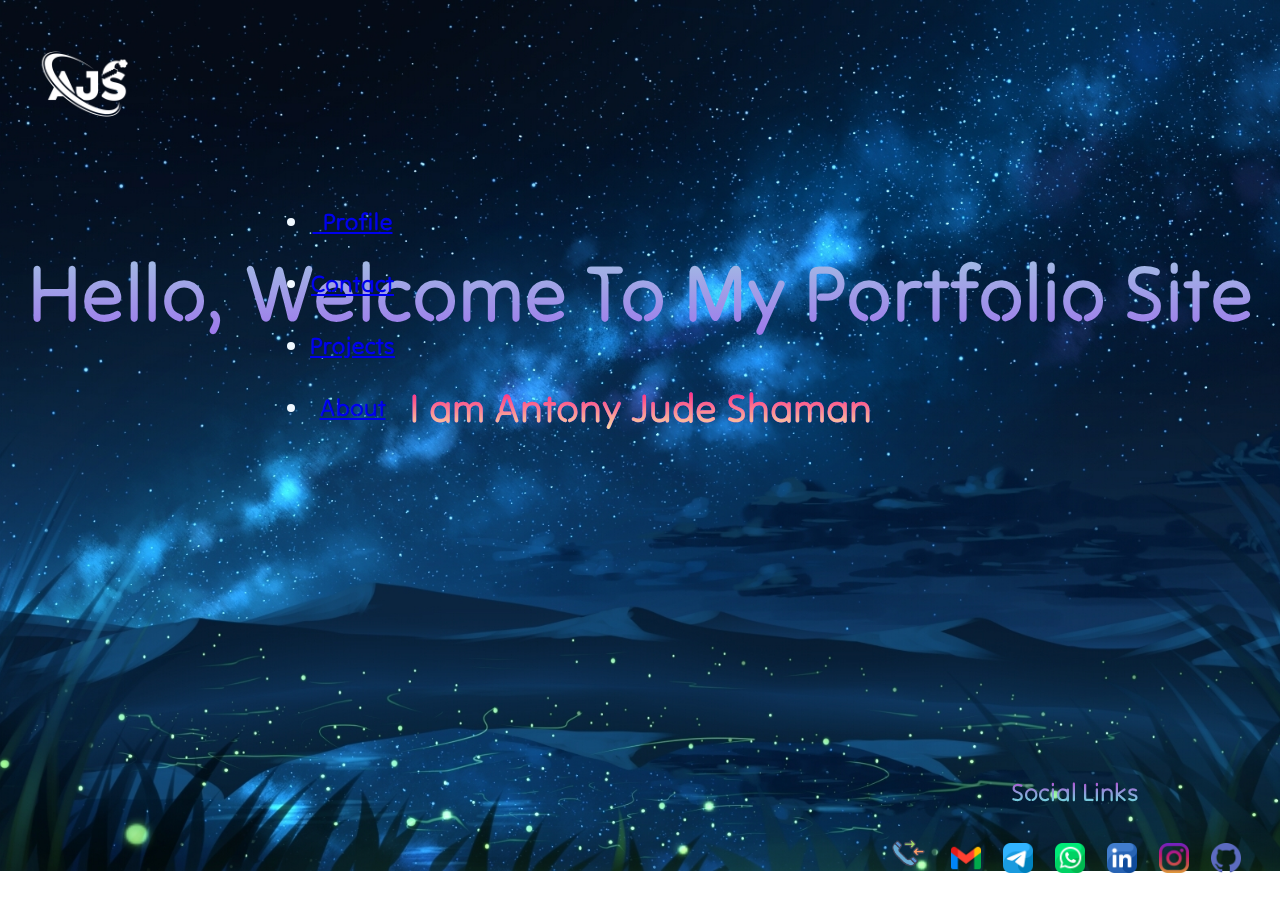
<file: index.html>
<!doctype html>
<html lang="en">

<head>
    <meta charset="utf-8">
    <meta name="viewport" content="width=device-width, initial-scale=1">
    <title>Portfolio</title>
    <link rel="icon" type="image/x-icon" href="logo.png">
    <link href="https://cdn.jsdelivr.net/npm/bootstrap@5.3.0-alpha1/dist/css/bootstrap.min.css" rel="stylesheet"
        integrity="sha384-GLhlTQ8iRABdZLl6O3oVMWSktQOp6b7In1Zl3/Jr59b6EGGoI1aFkw7cmDA6j6gD" crossorigin="anonymous">
    <link rel="stylesheet" href="style.css">
</head>

<body>
    <nav class="navbar navbar-expand-md navbar-dark fixed-top">
        <div class="container-fluid">
            <a class="nav-link hov" href="#" style="display: block; width: 10%;">
                <img src="logo.png" alt="myLogo" width="150" height="150" >
            </a>
            <div class="collapse navbar-collapse " id="navbarSupportedContent">
                <ul class="navbar-nav ms-auto mb-2 mb-lg-0">
                    <li class="nav-item">
                        <a class="nav-link active" aria-current="page" href="profile.html">&nbsp;&nbsp;Profile</a>
                    </li>&nbsp;&nbsp;&nbsp;&nbsp;&nbsp;&nbsp;&nbsp;&nbsp;
                    <li class="nav-item col1">
                        <a class="nav-link active" aria-current="page" href="form.html">Contact</a>
                    </li>&nbsp;&nbsp;&nbsp;&nbsp;&nbsp;&nbsp;&nbsp;&nbsp;
                    <li class="nav-item">
                        <a class="nav-link active" aria-current="page" href="proj-menu.html">Projects</a>
                    </li>&nbsp;&nbsp;&nbsp;&nbsp;&nbsp;&nbsp;&nbsp;&nbsp;
                    <li class="nav-item">
                        <a class="nav-link active" aria-current="page" href="skill.html">About</a>
                    </li>&nbsp;&nbsp;&nbsp;&nbsp;&nbsp;&nbsp;&nbsp;&nbsp;
                </ul>
            </div>
        </div>
    </nav>
</body>
    <div class="container-fluid  d-flex align-items-center justify-content-center vh-100">
        <p class="colo1">Hello, Welcome To My Portfolio Site<br><span class="col2" style="font-size: 40px;">I am Antony Jude Shaman</span></p>
        
    </div>
    <div class="social-icons">
        <p class="col3" style="font-size: 25px;">Social Links</p>

        <a href="tel:6379223180" target="_blank">
            <img src="ca.png" alt="call" height="40px" width="40px">
        </a>&nbsp;&nbsp;&nbsp;

        <a href="mailto:antonyjudeshaman.24cs@licet.ac.in" target="_blank">
            <img src="gmail.png" alt="mail" height="30px" width="30px">
        </a>&nbsp;&nbsp;&nbsp;
        
        <a href="https://telegram.me/Antony_jude1" target="_blank">
            <img src="telegram.png" alt="telegram" height="30px" width="30px">
        </a>&nbsp;&nbsp;&nbsp;
        
        <a href="https://api.whatsapp.com/send/?phone=6379223180&text&type=phone_number&app_absent=0" target="_blank">
            <img src="whatsapp.png" alt="whatsapp" height="30px" width="30px">
        </a>&nbsp;&nbsp;&nbsp;
        
        <a href="https://www.linkedin.com/in/antony-jude-shaman/" target="_blank">
            <img src="linkedin.png" alt="linkedin" height="30px" width="30px">
        </a>&nbsp;&nbsp;&nbsp;
        
        <a href="https://www.instagram.com/stark_shaman/" target="_blank">
            <img src="instagram.png" alt="insta" height="30px" width="30px">
        </a>&nbsp;&nbsp;&nbsp;

        
        <a href="https://github.com/AntonyJudeShaman" target="_blank">
            <img src="github.png" alt="github" height="30px" width="30px">
        </a>&nbsp;&nbsp;&nbsp;
    </div>
</body>
    <script src="https://cdn.jsdelivr.net/npm/bootstrap@5.3.0-alpha1/dist/js/bootstrap.bundle.min.js"
        integrity="sha384-CRRxSiZdRGzSbXalvadOe68WqpB2Q4nx4ooOW+KN/l8VzW6ZiS7pSld3q3t8pLWJ"
        crossorigin="anonymous"></script>


</html>
</file>
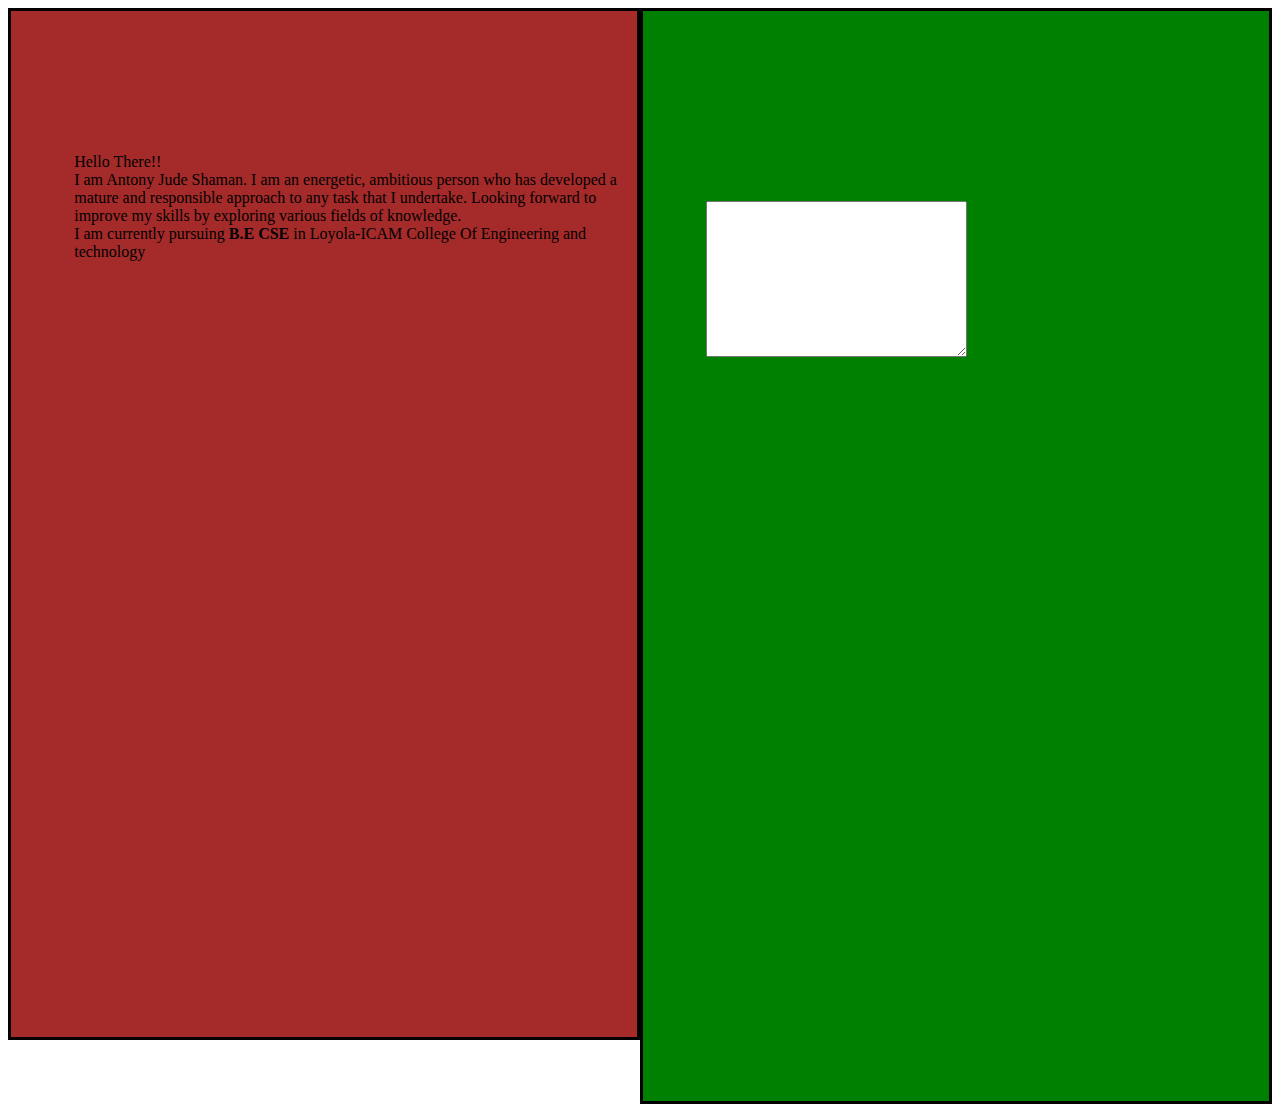
<file: 13.html>
<!DOCTYPE html>
<html>
<head>
    <title>eg</title>
    <style>
        .container {
            display:flex;
            flex-wrap: wrap;
            
        }

        .half {
            flex: 1;
            height: 100vh;
            padding: 10% 0% 0% 5%;
        }

        .left {
            
            border: solid black;
            background-color: brown;
        }

        .right {
            padding-top: 15%;
            border: solid black;
            background-color: green;
        }
    </style>
</head>
<script>
    function sub(){
        document.getElementById("nam").innerHTML=document.getElementById("name").value;

    }
</script>
<body style="background-image: 'sky.jpg';">
    
    <div class="container">
        
        <div class="half left">
            
        <p class="pr"> Hello There!!<br>I am Antony Jude Shaman. I am an energetic, ambitious person who has developed a mature
            and responsible approach to any task that I undertake. Looking
            forward to improve my skills by exploring various fields of
            knowledge.<br>I am currently pursuing <b>B.E CSE</b> in Loyola-ICAM College Of Engineering and technology</p>
        </div>
        <div class="half right" id=""><textarea name="" id="nam" cols="30" rows="10"></textarea></div>
    </div>
</body>
</html>
</file>
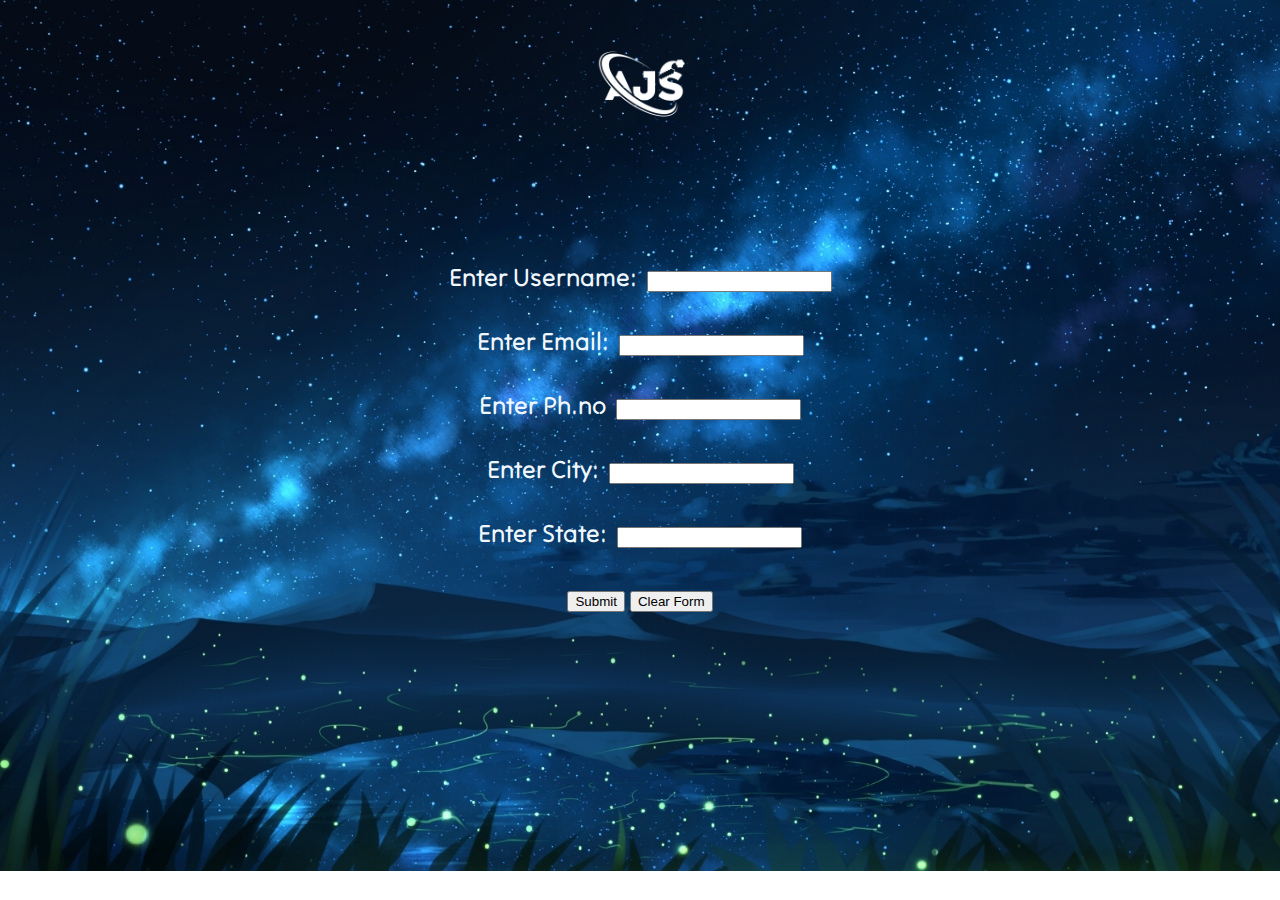
<file: contact.html>
<!DOCTYPE html>
<html>
<head>
    <title>Form Validation</title>
    <link rel="icon" type="image/x-icon" href="logo.png">
    <link rel="stylesheet" href="style.css">
    <a class="navbar-brand" href="index.html">
        <img src="logo.png" alt="myLogo" width="150" height="150" >
    </a>
    <script>
        function validate() {

            var name =document.forms["form"]["name"].value;
            var email =document.forms["form"]["email"].value;
            var phone =document.forms["form"]["phone"].value;
            var city=document.forms["form"]["city"].value;
            var state=document.forms["form"]["state"].value;
            



            if (name == "") {
                alert("Name is Empty");
                return false;
            }

           

            if (email == "") {
                alert("Email is Empty");
                return false;
            } else if (!/\S+@\S+\.\S+/.test(email)) {
                alert("Invalid email address");
                return false;
            }

            if (phone == "") {
                alert("Phone number is Empty");
                return false;

            } else if (!/^\d{10}$/.test(phone)) {
                alert("Invalid phone number");
                return false;
            }

            if (city == "") {
                alert("City is Empty");
                return false;
            }

            if (state == "") {
                alert("State is Empty");
                return false;
            }
            
           


            return true;
        }
    </script>
</head><br><br><br><br>
<body style="text-align: center;padding:center;font-size: 25px;" background= "con.jpg" style="color:white;">
    
    <form name="form" onsubmit="return validate()" method="post" action="submit.html">
        <div >
        Enter Username:&nbsp;&nbsp;<input type="text" name="name" style="color:black; "><br><br>

        Enter Email:&nbsp;&nbsp;<input type="email" name="email" style="color:aliceblue;  ;" ><br><br>

        Enter Ph.no&nbsp;&nbsp;<input type="tel" name="phone" style="color:aliceblue; ;"><br><br>

        Enter City:&nbsp;&nbsp;<input type="text" name="city" style="color:aliceblue; "><br><br>

        Enter State:&nbsp;&nbsp;<input type="text" name="state" style="color:aliceblue; "><br><br>

        <button type="submit" style="color:black;" onclick="">Submit</button>
        
        <button type="reset" style="color:black;">Clear Form</button>
    </form>
</body>
</html>
</file>
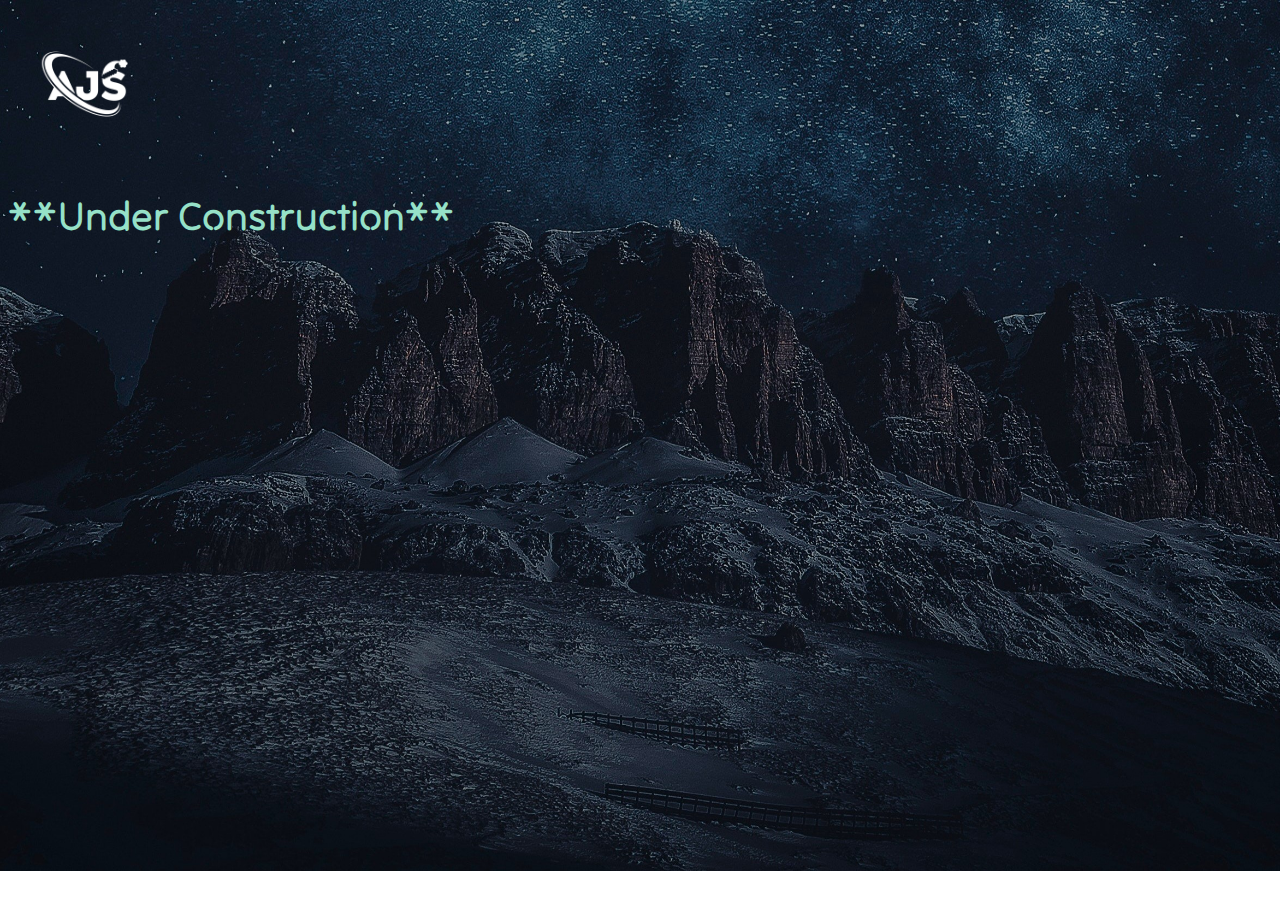
<file: crude.html>
<!DOCTYPE html>
<html lang="en">
<head>
    <meta charset="UTF-8">
    <meta http-equiv="X-UA-Compatible" content="IE=edge">
    <meta name="viewport" content="width=device-width, initial-scale=1.0">
    <link rel="icon" type="image/x-icon" href="logo.png">
    <a class="nav-link hov" href="index.html" style="display: block; width: 10%;">
        <img src="logo.png" alt="myLogo" width="150" height="150" >
    </a>
    <link href="https://cdn.jsdelivr.net/npm/bootstrap@5.3.0-alpha1/dist/css/bootstrap.min.css" rel="stylesheet"
        integrity="sha384-GLhlTQ8iRABdZLl6O3oVMWSktQOp6b7In1Zl3/Jr59b6EGGoI1aFkw7cmDA6j6gD" crossorigin="anonymous">
    <link rel="stylesheet" href="style5.css">
    <title>crude oil</title>
</head>
<body class="pr">
    <h1>**Under Construction**</h1>
</body>
</html>
</file>
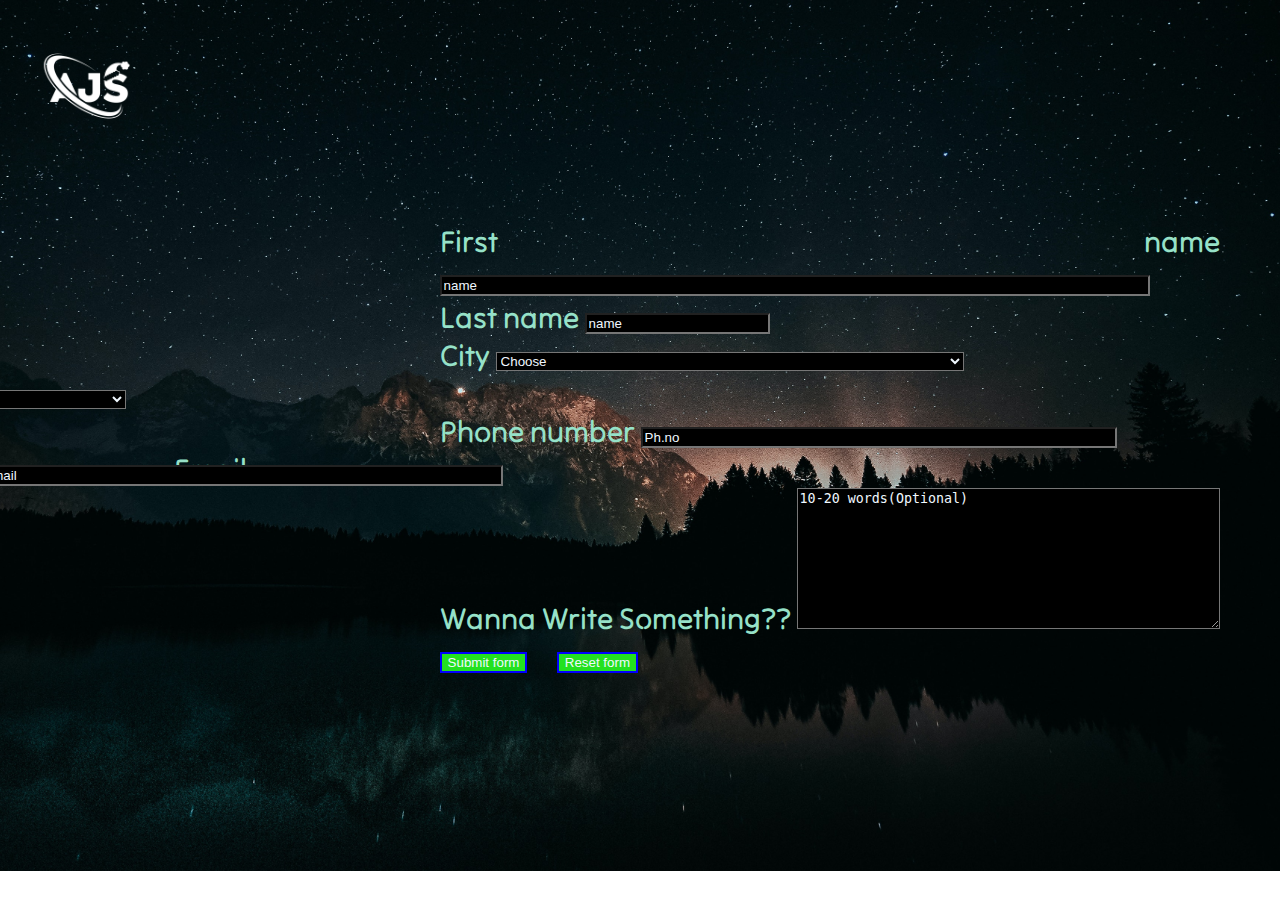
<file: form.html>
<!DOCTYPE html>
<html lang="en">
<head>
    <link rel="icon" type="image/x-icon" href="logo.png">
    <meta charset="UTF-8">
    <meta http-equiv="X-UA-Compatible" content="IE=edge">
    <meta name="viewport" content="width=device-width, initial-scale=1.0">
    <link href="https://cdn.jsdelivr.net/npm/bootstrap@5.3.0-alpha1/dist/css/bootstrap.min.css" rel="stylesheet"
          integrity="sha384-GLhlTQ8iRABdZLl6O3oVMWSktQOp6b7In1Zl3/Jr59b6EGGoI1aFkw7cmDA6j6gD" crossorigin="anonymous">
    <title>Contact Me</title>
    <link rel="stylesheet" href="style1.css">
    <style>
        body {
            display: flex;
            justify-content: center;
            align-items: center;
        }
        
    </style>
</head>
<script>
  function validate() {

      var fname =document.forms["form"]["validationTooltip01"].value;
      var lname =document.forms["form"]["validationTooltip02"].value;
      var city=document.forms["form"]["validationTooltip04"].value;
      var state=document.forms["form"]["validationTooltip05"].value;
      var phone =document.forms["form"]["validationTooltip06"].value;
      var email =document.forms["form"]["validationTooltip07"].value;
      
      



      if (fname == "") {
          alert("First Name is Empty");
          return false;
      }

      if (lname == "") {
          alert("Last Name is Empty");
          return false;
      }

      if (city == "") {
          alert("City is Empty");
          return false;
      }

      if(validationTooltip05.selectedIndex===0){
				alert("Please select a State");
				return false;
			}

      if (phone == "") {
          alert("Phone number is Empty");
          return false;

      } else if (!/^\d{10}$/.test(phone)) {
          alert("Invalid phone number");
          return false;
      }

      if (email == "") {
          alert("Email is Empty");
          return false;
      } else if (!/\S+@\S+\.\S+/.test(email)) {
          alert("Invalid email address");
          return false;
      }
      return true;
  }
</script>
<body class="prr">
    <form name="form" style="margin-top: 2%; margin-left: 30%;" class="row g-3 needs-validation" method="post" onsubmit="return validate()" action="submit.html">
      <a class="logo" href="index.html" style="display: block; width: 10%;">
        <img class="hov" src="logo.png" alt="myLogo" width="150" height="150" >
      </a> 
      <div class="col-md-4 position-relative">
          <label for="validationTooltip01" class="form-label">First name</label>
          <input type="text" class="form-control" placeholder="name" id="validationTooltip01" style=" width: 90%; background-color: black; color: aliceblue;">
        </div>
        <div class="col-md-4 position-relative">
          <label for="validationTooltip02" class="form-label">Last name</label>
          <input type="text" class="form-control" placeholder="name" id="validationTooltip02" style="background-color: black; color: aliceblue;" >
          
        </div>
        <div class="col-md-6 position-relative">
          <label for="validationTooltip04" class="form-label">City</label>
          <select class="form-select"  id="validationTooltip04" style="width: 60%; background-color: black; color: aliceblue;" >
            <option selected disabled value="">Choose</option>
            <option>Chennai</option>
            <option>Mumbai</option>
            <option>Bangalore</option>
            <option>Hyderabad</option>
            <option>Mysore</option>
            <option>Delhi</option>
            <option>Kolkata</option>
            <option>Ahmedabad</option>
          </select>
        </div>
        <div class="col-md-3 position-relative">
          <label for="validationTooltip05" class="form-label" style="margin-left: -70%;"">State</label>
          <select class="form-select" id="validationTooltip05" style="margin-left: -70%; width: 90%;background-color: black; color: aliceblue;" >
            <option selected disabled value="">Choose</option>
            <option>TamilNadu</option>
            <option>Maharashtra</option>
            <option>Haryana</option>
            <option>Karnataka</option>
            <option>Kerala</option>
            <option>Andhra Pradesh</option>
            <option>Telangana</option>
            <option>West</option>
          </select>
          
        </div>
        <div class="col-md-6 position-relative">
          <label for="validationTooltip06" class="form-label">Phone number</label>
          <input type="tel" class="form-control" placeholder="Ph.no" id="validationTooltip06" style="background-color: black; color: aliceblue; width:60%;">
         
        </div>

        <div class="col-md-6 position-relative">
          <label for="validationTooltip07" class="form-label" style="margin-left: -34%;">Email</label>
          <input type="text" class="form-control" placeholder="mail" id="validationTooltip07" style="margin-left: -34%; background-color: black; color: aliceblue; width:65%;" >
          
        </div>

        <div class="col-md-7 position-relative">
            <label for="validationTooltip08" class="form-label">Wanna Write Something??</label>
            <textarea rows='9' cols="50" placeholder="10-20 words(Optional)" class="form-control" id="validationTooltip08" style="background-color: black; color: aliceblue;"></textarea>
        </div>
        <div class="col-12">
          <button class="btn btn-primary hov" type="submit" style="background-color: rgb(35, 225, 32);border: 2px solid blue ; color: aliceblue;">Submit form</button>
          <button class="btn btn-primary hov" type="reset" style="background-color: rgb(35, 225, 32);border: 2px solid blue ;  color: aliceblue; margin-left: 3%;">Reset form</button>
        </div>       
      </form>
</body>
</html>
</file>
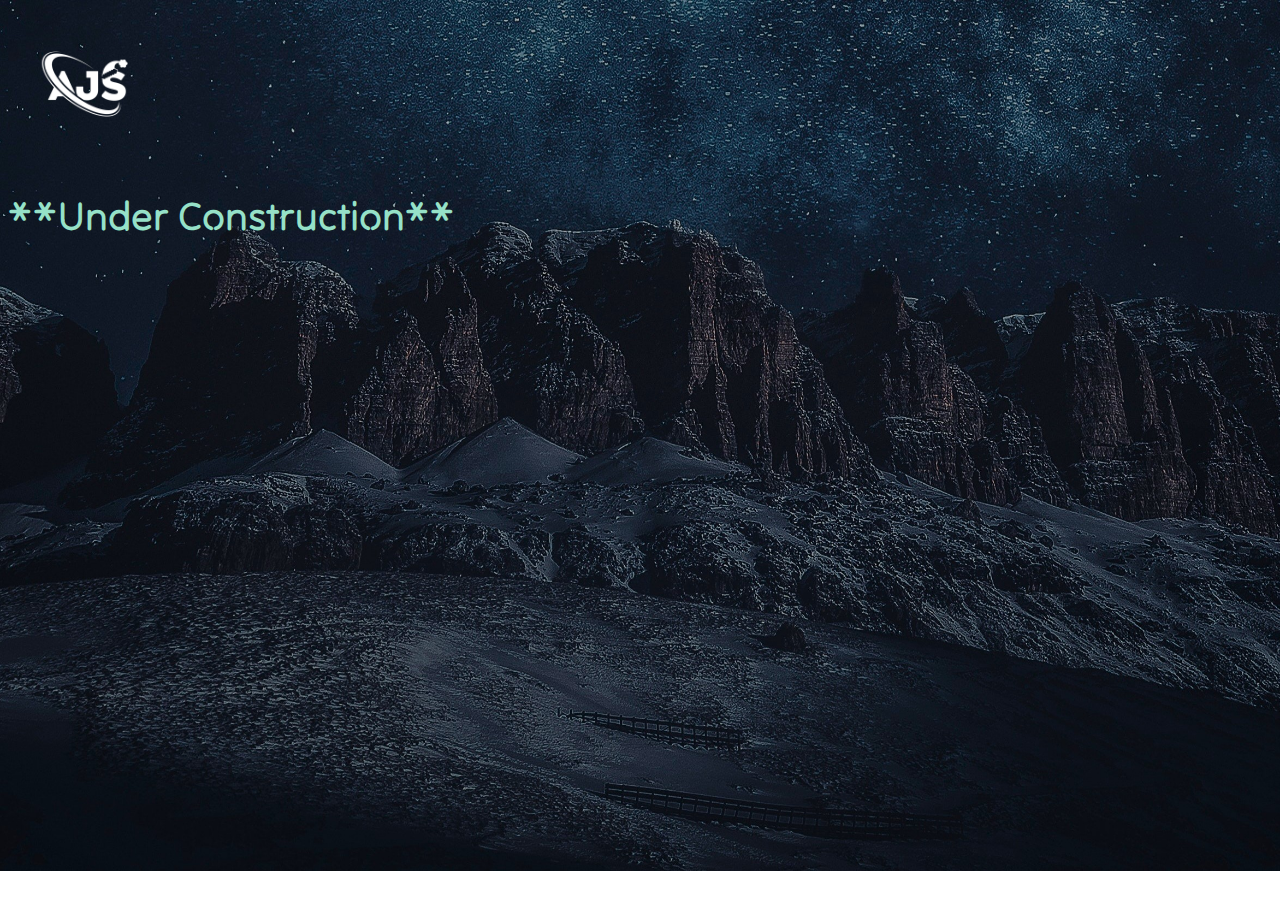
<file: hack.html>
<!DOCTYPE html>
<html lang="en">
<head>
    <meta charset="UTF-8">
    <meta http-equiv="X-UA-Compatible" content="IE=edge">
    <meta name="viewport" content="width=device-width, initial-scale=1.0">
    <link rel="icon" type="image/x-icon" href="logo.png">
    <a class="nav-link hov" href="#" style="display: block; width: 10%;">
        <img src="logo.png" alt="myLogo" width="150" height="150" >
    </a>
    <link href="https://cdn.jsdelivr.net/npm/bootstrap@5.3.0-alpha1/dist/css/bootstrap.min.css" rel="stylesheet"
        integrity="sha384-GLhlTQ8iRABdZLl6O3oVMWSktQOp6b7In1Zl3/Jr59b6EGGoI1aFkw7cmDA6j6gD" crossorigin="anonymous">
    <link rel="stylesheet" href="style5.css">
    <title>crude oil</title>
</head>
<body class="pr">
    <h1>**Under Construction**</h1>
</body>
</html>
</file>
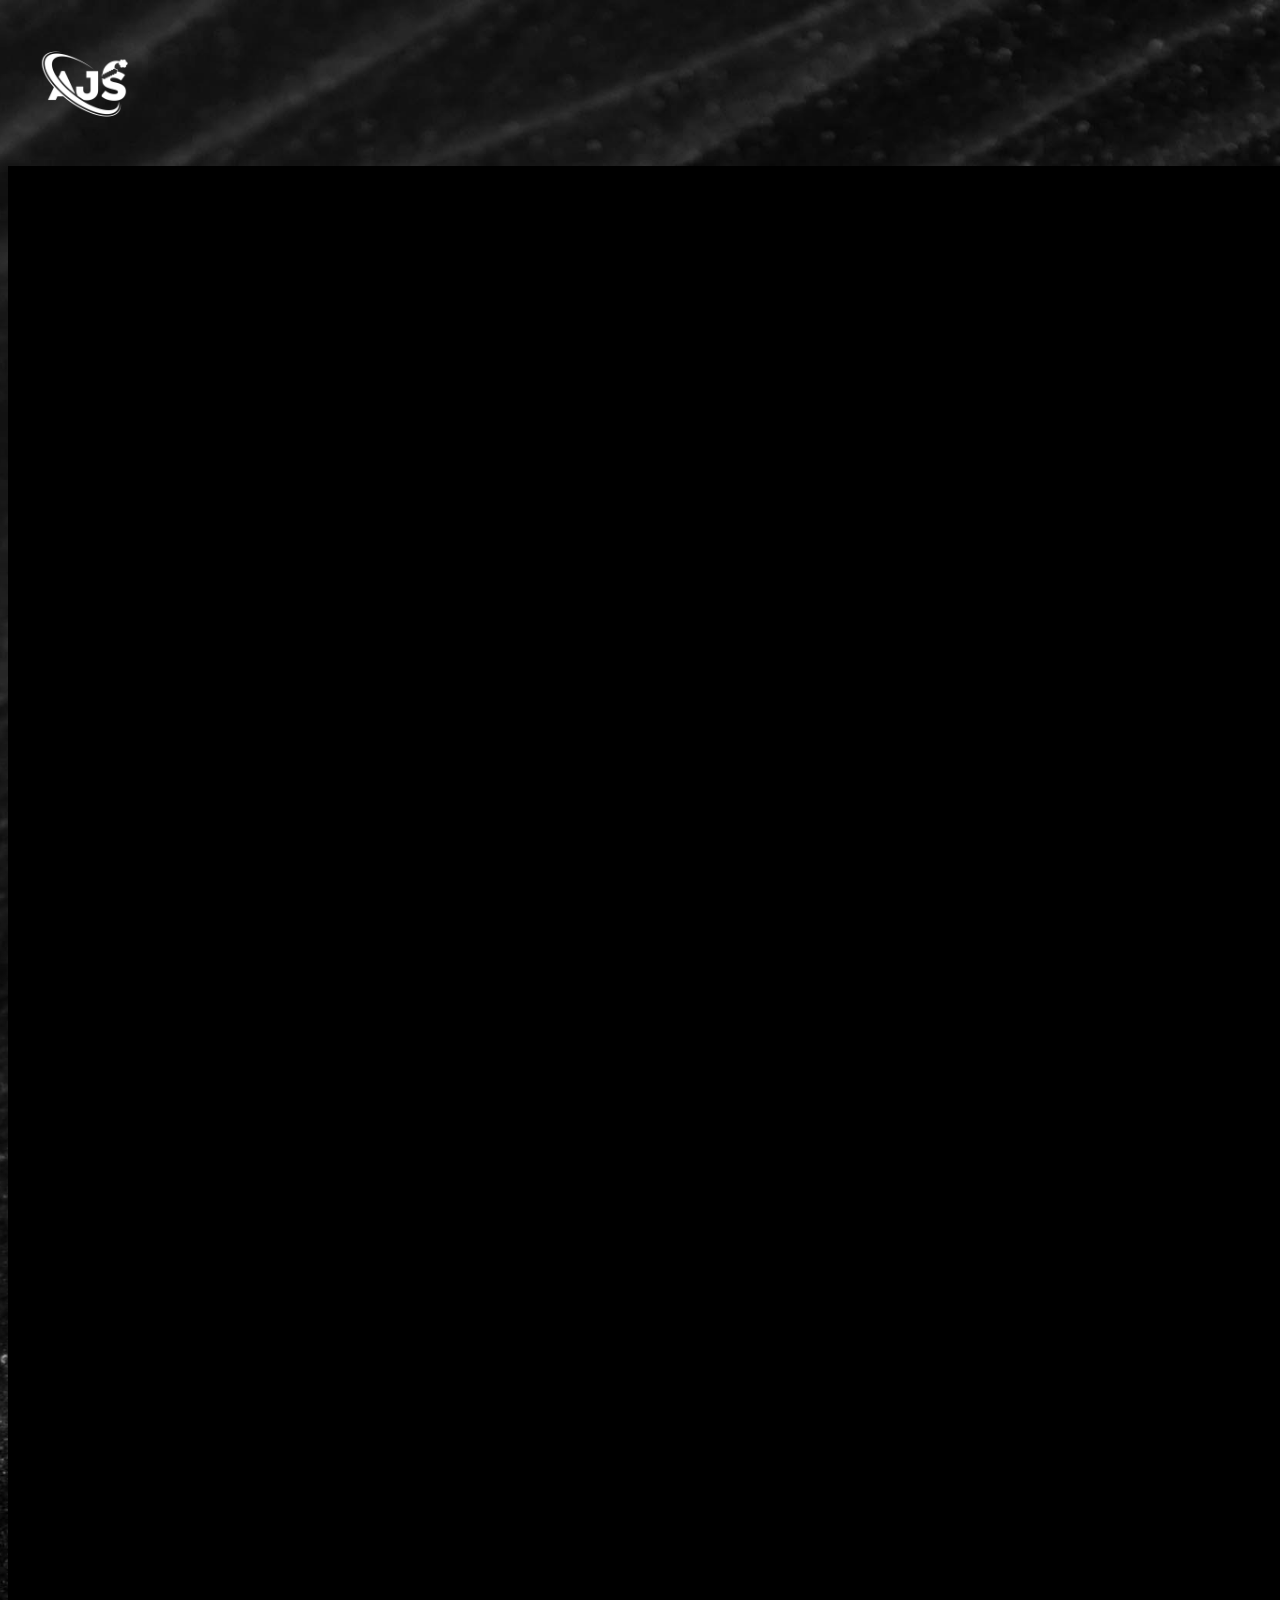
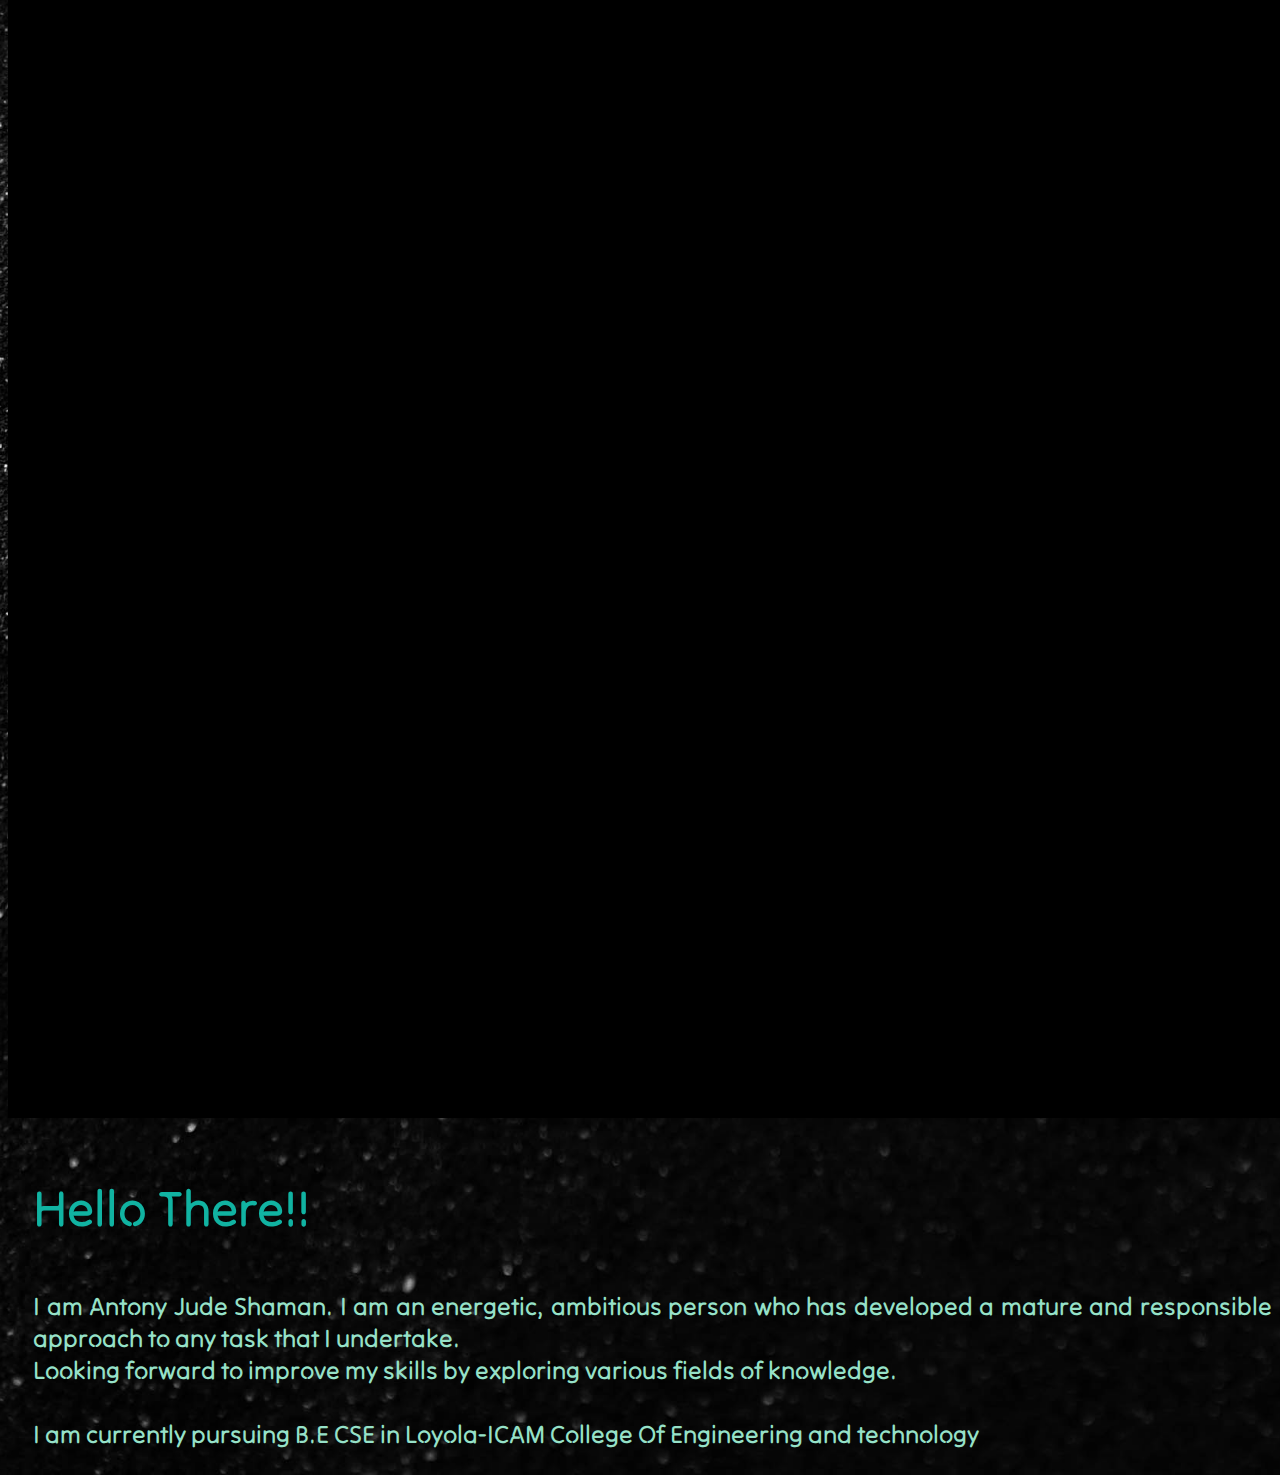
<file: profile.html>
<!DOCTYPE html>
<html lang="en">
<head>
    <meta charset="UTF-8">
    <meta http-equiv="X-UA-Compatible" content="IE=edge">
    <meta name="viewport" content="width=device-width, initial-scale=1.0">
    <link href="https://cdn.jsdelivr.net/npm/bootstrap@5.3.0-alpha1/dist/css/bootstrap.min.css" rel="stylesheet"
        integrity="sha384-GLhlTQ8iRABdZLl6O3oVMWSktQOp6b7In1Zl3/Jr59b6EGGoI1aFkw7cmDA6j6gD" crossorigin="anonymous">
        <link rel="icon" type="image/x-icon" href="logo.png">
        <a class="nav" href="index.html" style="display: block; width: 10%;">
            <img class="hov" src="logo.png" alt="myLogo" width="150" height="150" >
        </a>
        <link rel="stylesheet" href="style1.css"></a>
    <title>Profile</title>
</head>
<body class="pr1">
    <div class="clearfix">
        <img src="prof.jpg" class="img-thumbnail col-md-6 float-md-end mb-3 ms-md-3 mx-auto d-block" alt="me" style="border: 10px solid black;">
      
        <p class="size" style="margin-left: 2%;">
          Hello There!!
        </p>
      
        <p style="font-size: 25px; margin-left: 2%;">
          I am Antony Jude Shaman. I am an energetic, ambitious person who has developed a mature
        and responsible approach to any task that I undertake.<br> Looking
        forward to improve my skills by exploring various fields of
        knowledge.</br><br>I am currently pursuing <b>B.E CSE</b> in Loyola-ICAM College Of Engineering and technology
        </p>
      </div>
      
</body>
</html>
</file>
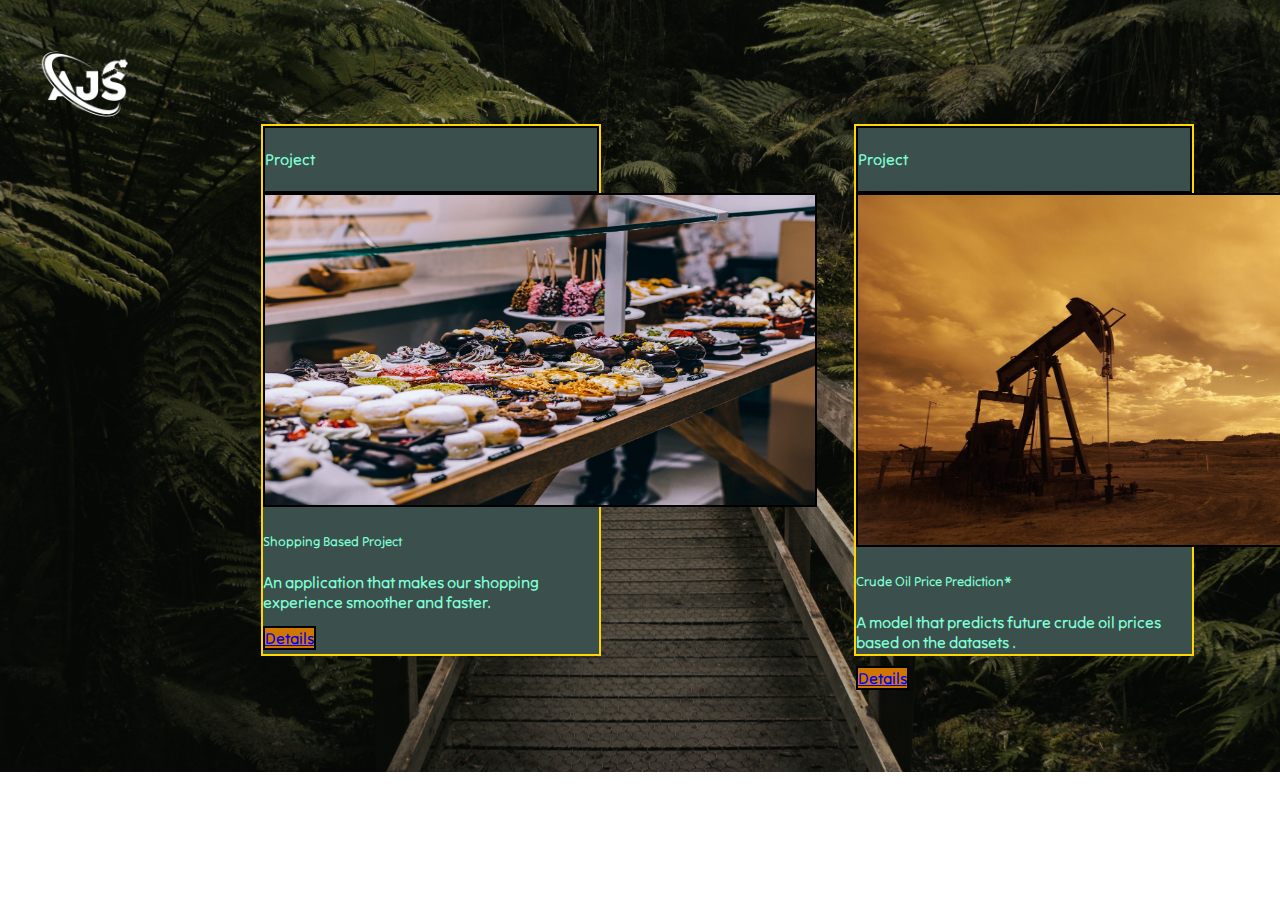
<file: proj-menu.html>
<!DOCTYPE html>
<html lang="en">
  <head>
    <meta charset="UTF-8" />
    <meta http-equiv="X-UA-Compatible" content="IE=edge" />
    <meta name="viewport" content="width=device-width, initial-scale=1.0" />
    <link
      href="https://cdn.jsdelivr.net/npm/bootstrap@5.3.0-alpha1/dist/css/bootstrap.min.css"
      rel="stylesheet"
      integrity="sha384-GLhlTQ8iRABdZLl6O3oVMWSktQOp6b7In1Zl3/Jr59b6EGGoI1aFkw7cmDA6j6gD"
      crossorigin="anonymous"
    />
    <link rel="stylesheet" href="style5.css" />

    <a class="nav-link" href="index.html" style="display: block; width: 10%">
      <img class="hov" src="logo.png" alt="myLogo" width="150" height="150" />
    </a>
    <title>Works</title>
  </head>
  <body>
    <div class="container2">
      <div class="card design" >
        <div class="card-header" style="border: 2px solid black; ">
            <h4><b>Project</b></h4>
        </div>
        <img
          src="cake.jpg"
          class="card-img-top"
          alt="..."
          width="550px"
          height="310px"
          style="border: 2px solid black; "
        />
        <div class="card-body">
          <h5 class="card-title">Shopping Based Project</h5>
          <p class="card-text">
            An application that makes our shopping experience smoother and
            faster.
          </p>
          <a href="shop-project.html" class="btn btn-primary colo">Details</a>
        </div>
      </div>

      <div
        class="card design">
        <div class="card-header" style="border: 2px solid black;">
            <h4><b>Project</b></h4>
        </div>
        <img
          src="petr.jpg"
          class="card-img-top"
          alt="..."
          width="550px"
          height="350px"
          style="border: 2px solid black; "
        />
        <div class="card-body">
          <h5 class="card-title">Crude Oil Price Prediction*</h5>
          <p class="card-text">
            A model that predicts future crude oil prices based on the
            datasets .
          </p>
          <a href="crude.html" class="btn btn-primary colo">Details</a>
        </div>
      </div>
    </div>
  </body>
</html>
</file>
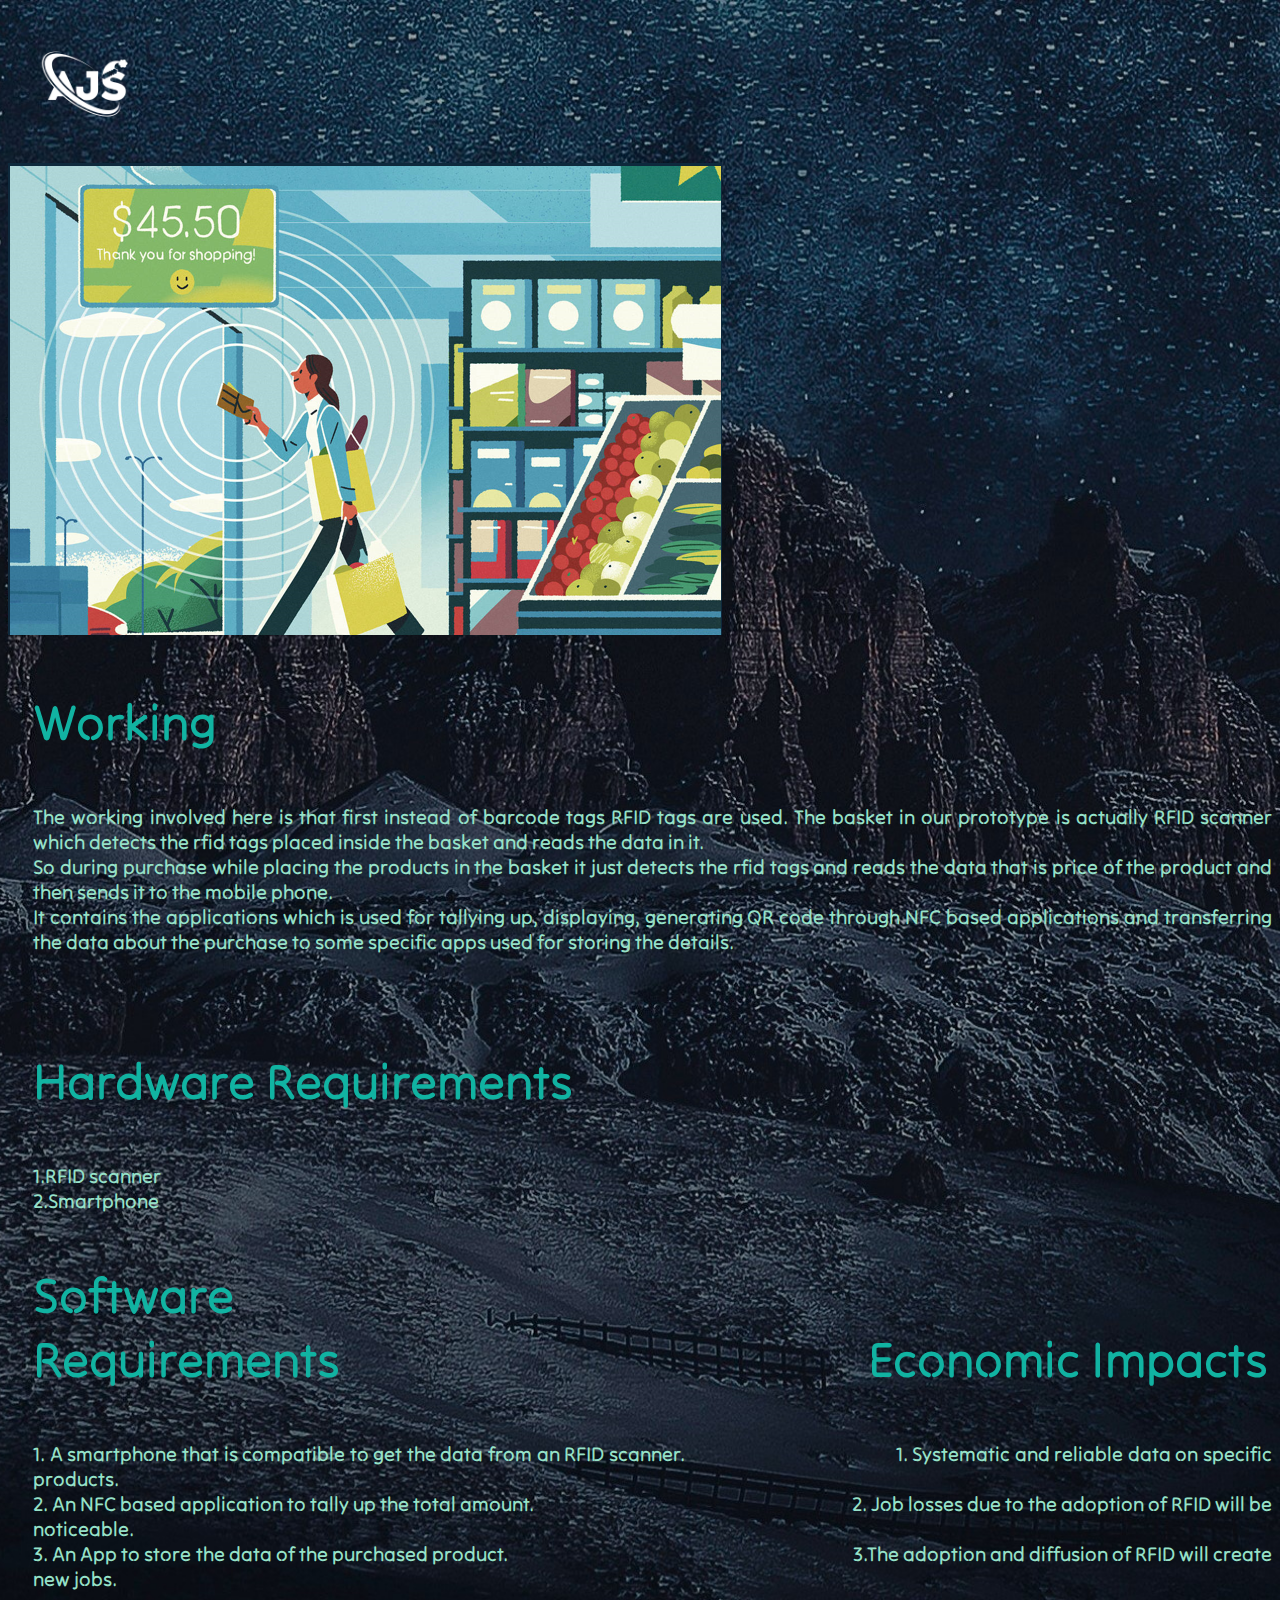
<file: proj.html>
<!DOCTYPE html>
<html lang="en">
<head>
    <meta charset="UTF-8">
    <meta http-equiv="X-UA-Compatible" content="IE=edge">
    <meta name="viewport" content="width=device-width, initial-scale=1.0">
    <link href="https://cdn.jsdelivr.net/npm/bootstrap@5.3.0-alpha1/dist/css/bootstrap.min.css" rel="stylesheet"
        integrity="sha384-GLhlTQ8iRABdZLl6O3oVMWSktQOp6b7In1Zl3/Jr59b6EGGoI1aFkw7cmDA6j6gD" crossorigin="anonymous">
        <link rel="icon" type="image/x-icon" href="logo.png">
        <a class="nav" href="index.html" style="display: block; width: 10%;">
            <img class="hov" src="logo.png" alt="myLogo" width="150" height="150" >
        </a>
        <link rel="stylesheet" href="style1.css"></a>
    <title>Shopping</title>
</head>
<body class="pr">
    <div class="clearfix">
      <img src="nfc.png" class="img-thumbnail col-md-6 float-md-end mb-3 ms-md-3 rounded mx-auto d-block mar" alt="project">

      
        <p class="size" style="margin-left: 2%;">
          Working
        </p>
      
        <p style="margin-left: 2%;">
          The working involved here is that first instead of barcode tags RFID tags are used.
          The basket in our prototype is actually RFID scanner which detects the rfid tags placed inside the basket and reads the data in it.<br>
          So during purchase while placing the products in the basket it just detects the rfid tags and reads the data that is price of the product and then sends it to the mobile phone.<br>
          It contains the applications which is used for tallying up, displaying, generating QR code through NFC based applications and transferring the data about the purchase to some specific apps used for storing the details.
        </p><br>
        <p class="size" style="margin-left: 2%;">Hardware Requirements
        </p>

        <p style="margin-left: 2%;">1.RFID scanner<br>
          2.Smartphone
          </p>

          <p class="size" style="margin-left: 2%;">Software Requirements&nbsp;&nbsp;&nbsp;&nbsp;&nbsp;&nbsp;&nbsp;&nbsp;&nbsp;&nbsp;&nbsp;&nbsp;&nbsp;&nbsp;&nbsp;&nbsp;&nbsp;&nbsp;&nbsp;&nbsp;&nbsp;&nbsp;&nbsp;&nbsp;&nbsp;&nbsp;&nbsp;&nbsp;&nbsp;&nbsp;&nbsp;&nbsp;&nbsp;&nbsp;&nbsp;&nbsp;&nbsp;&nbsp;&nbsp;&nbsp;&nbsp;&nbsp;&nbsp;&nbsp;&nbsp;&nbsp;&nbsp;&nbsp;Economic Impacts
          </p>
  
          <p style="margin-left: 2%;">1. A smartphone that is compatible to get the data from an RFID scanner.&nbsp;&nbsp;&nbsp;&nbsp;&nbsp;&nbsp;&nbsp;&nbsp;&nbsp;&nbsp;&nbsp;&nbsp;&nbsp;&nbsp;&nbsp;&nbsp;&nbsp;&nbsp;&nbsp;&nbsp;&nbsp;&nbsp;&nbsp;&nbsp;&nbsp;&nbsp;&nbsp;&nbsp;&nbsp;&nbsp;&nbsp;&nbsp;&nbsp;&nbsp;&nbsp;&nbsp;&nbsp;&nbsp;&nbsp;&nbsp;&nbsp;&nbsp;&nbsp;&nbsp;&nbsp;&nbsp;1. Systematic and reliable data on specific products.<br>
            2. An NFC based application to tally up the total amount.&nbsp;&nbsp;&nbsp;&nbsp;&nbsp;&nbsp;&nbsp;&nbsp;&nbsp;&nbsp;&nbsp;&nbsp;&nbsp;&nbsp;&nbsp;&nbsp;&nbsp;&nbsp;&nbsp;&nbsp;&nbsp;&nbsp;&nbsp;&nbsp;&nbsp;&nbsp;&nbsp;&nbsp;&nbsp;&nbsp;&nbsp;&nbsp;&nbsp;&nbsp;&nbsp;&nbsp;&nbsp;&nbsp;&nbsp;&nbsp;&nbsp;&nbsp;&nbsp;&nbsp;&nbsp;&nbsp;&nbsp;&nbsp;&nbsp;&nbsp;&nbsp;&nbsp;&nbsp;&nbsp;&nbsp;&nbsp;&nbsp;&nbsp;&nbsp;&nbsp;&nbsp;&nbsp;&nbsp;&nbsp;&nbsp;&nbsp;&nbsp;&nbsp; &nbsp;&nbsp;&nbsp;&nbsp;&nbsp;&nbsp;&nbsp;&nbsp;&nbsp;&nbsp;2. Job losses due to the adoption of RFID will be noticeable.<br>
            3. An App to store the data of the purchased product.&nbsp;&nbsp;&nbsp;&nbsp;&nbsp;&nbsp;&nbsp;&nbsp;&nbsp;&nbsp;&nbsp;&nbsp;&nbsp;&nbsp;&nbsp;&nbsp;&nbsp;&nbsp;&nbsp;&nbsp;&nbsp;&nbsp;&nbsp;&nbsp;&nbsp;&nbsp;&nbsp;&nbsp;&nbsp;&nbsp;&nbsp;&nbsp;&nbsp;&nbsp;&nbsp;&nbsp;&nbsp;&nbsp;&nbsp;&nbsp;&nbsp;&nbsp;&nbsp;&nbsp;&nbsp;&nbsp;&nbsp;&nbsp;&nbsp;&nbsp;&nbsp;&nbsp;&nbsp;&nbsp;&nbsp;&nbsp;&nbsp;&nbsp;&nbsp;&nbsp;&nbsp;&nbsp;&nbsp;&nbsp;&nbsp;&nbsp;&nbsp;&nbsp;&nbsp;&nbsp;&nbsp;&nbsp;&nbsp;&nbsp;&nbsp;&nbsp;&nbsp;&nbsp;&nbsp;&nbsp;&nbsp;&nbsp;&nbsp;&nbsp;&nbsp;3.The adoption and diffusion of RFID will create new jobs.
          </p>
      </div>
      
</body>
</html>
</file>
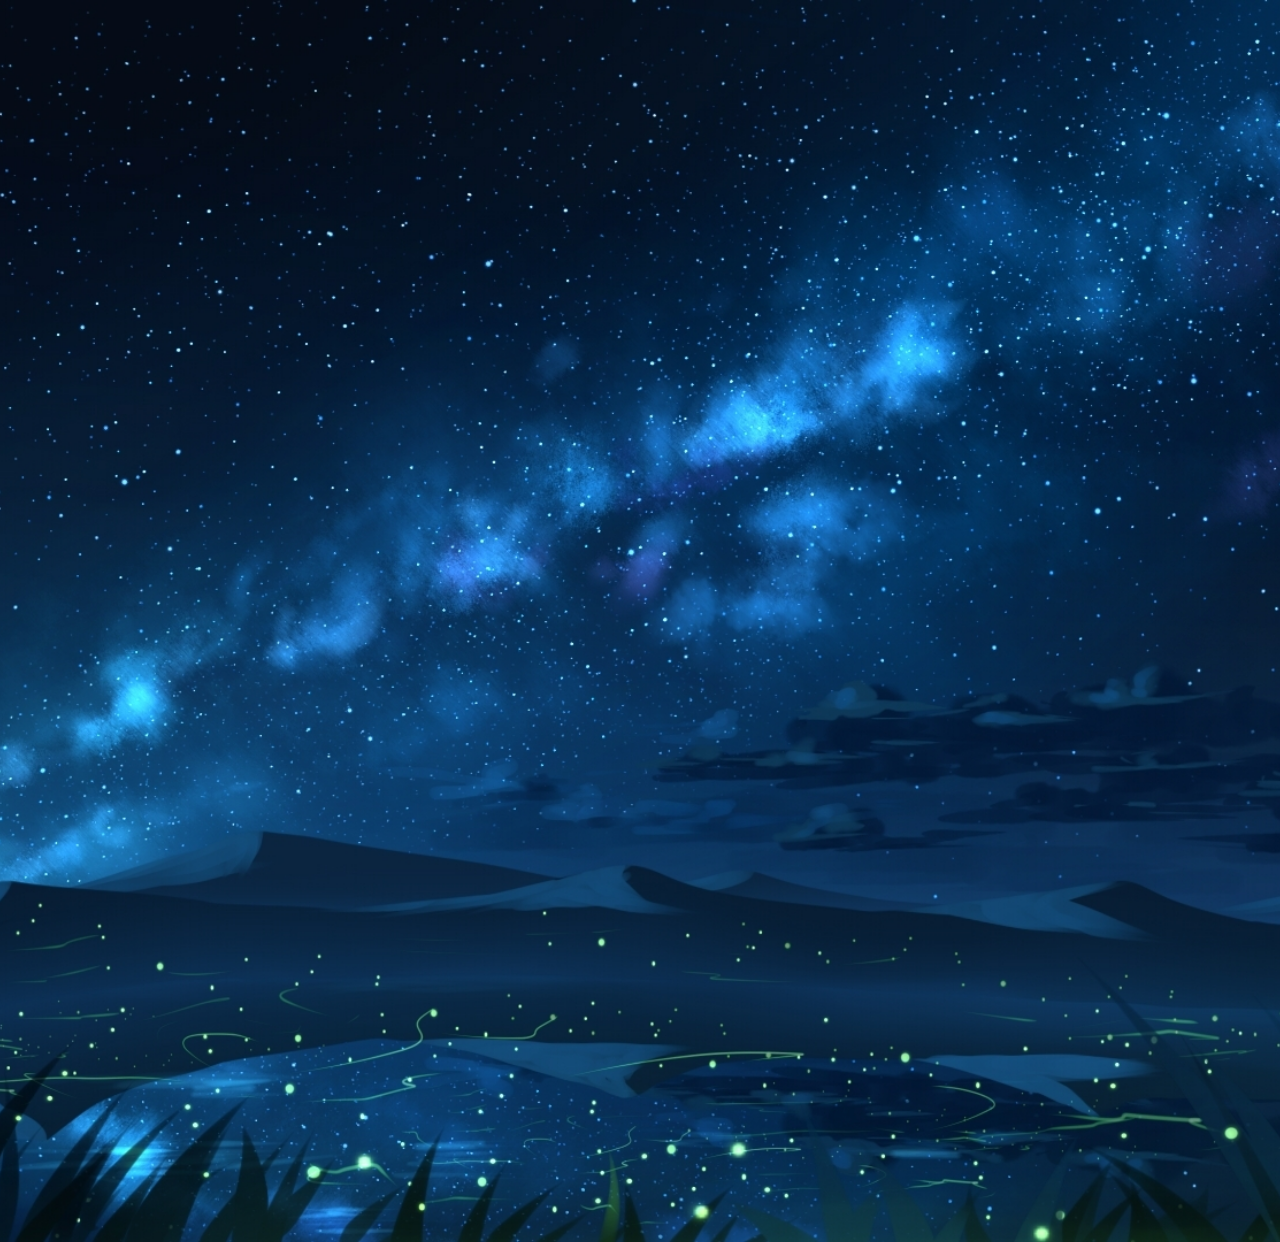
<file: proj1.html>
<!DOCTYPE html>
<head>
    <meta charset="utf-8">
    <meta name="viewport" content="width=device-width, initial-scale=1">
    <title>Portfolio</title>
    <link rel="icon" type="image/x-icon" href="logo.png">
    <link href="https://cdn.jsdelivr.net/npm/bootstrap@5.3.0-alpha1/dist/css/bootstrap.min.css" rel="stylesheet"
        integrity="sha384-GLhlTQ8iRABdZLl6O3oVMWSktQOp6b7In1Zl3/Jr59b6EGGoI1aFkw7cmDA6j6gD" crossorigin="anonymous">
    <link rel="stylesheet" href="style.css">
</head>
<style>
.custom-width {
    margin-top: 30%;
  width: 50%;
}

</style>
<body>
    <div class="progress custom-width" role="progressbar" aria-label="Default striped example" aria-valuenow="10" aria-valuemin="0" aria-valuemax="100">
        <div class="progress-bar progress-bar-striped" style="width: 10%"></div>
      </div>
      <div class="progress custom-width" role="progressbar" aria-label="Success striped example" aria-valuenow="25" aria-valuemin="0" aria-valuemax="100">
        <div class="progress-bar progress-bar-striped bg-success" style="width: 25%"></div>
      </div>
      <div class="progress custom-width" role="progressbar" aria-label="Info striped example" aria-valuenow="50" aria-valuemin="0" aria-valuemax="100">
        <div class="progress-bar progress-bar-striped bg-info" style="width: 50%"></div>
      </div>
      <div class="progress custom-width" role="progressbar" aria-label="Warning striped example" aria-valuenow="75" aria-valuemin="0" aria-valuemax="100">
        <div class="progress-bar progress-bar-striped bg-warning" style="width: 75%"></div>
      </div>
      <div class="progress custom-width" role="progressbar" aria-label="Danger striped example" aria-valuenow="100" aria-valuemin="0" aria-valuemax="100">
        <div class="progress-bar progress-bar-striped bg-danger" style="width: 100%"></div>
      </div>
</body>
</file>
<file: style.css>
@import url('https://fonts.googleapis.com/css2?family=Tilt+Neon&display=swap');

.nav-link:hover{
    color:rgb(25, 216, 194) !important;
    border-radius: 100px;
    font-family: 'Tilt Neon';
    transform: scale(1.2);
    transition: transform 0.3s ease-in-out;
}


  .colo1{
    background: -webkit-linear-gradient( #a3c9e2, #9618f7);
    -webkit-background-clip: text;
    -webkit-text-fill-color: transparent;
    }

  .col2 {
    background: -webkit-linear-gradient(#ff0078, #f6efa7);
    -webkit-background-clip: text;
    -webkit-text-fill-color: transparent;
  }
 
  .col3 {
    background: -webkit-linear-gradient(#c22ed0, #5ffae0);
    -webkit-background-clip: text;
    -webkit-text-fill-color: transparent;
  }
  

p{
    text-align: center;
    
    font-size: 80px;
    font-family: 'Tilt Neon';
}

.hov:hover{
    transform: scale(1.1);
    transition:0.4s ease-in-out;
}

.pr{
    background-image: url("sand.jpg");
    background-size: cover;
    background-repeat: no-repeat;
    text-align: justify;
    text-decoration: solid blueviolet ;
    font-size: 20px;
    font-family: 'Tilt Neon';
    min-height: 95vh;
    background-position: center center ;
}

.sub{
    text-align: center;
    text-decoration: solid blueviolet;
    font-size: 50px;
    font-family: 'Tilt Neon';
}

.navbar-nav {
    font-size: x-large;
    position: absolute;
    left: 25%;
    transform: translateX(-40%);
    padding-top: 20px;
}

body {
    color:aliceblue;
    background-image: url("p1.jpg");
    background-size: cover;
    background-repeat: no-repeat;
    font-family: 'Tilt Neon';
    min-height: 95vh;
    background-position: center center ;
    text-align: center;
}

.social-icons {
    position: fixed;
    bottom: 20px;
    right: 20px;
}

.social-icons a {
    display: inline-block;
    margin-right: 10px;
    font-size: 24px;
    color: #ffffff;
}

.social-icons a:hover {
    transform: scale(1.4);
    transition: transform 0.3s ease-in-out;
}
</file>
<file: style5.css>
@import url("https://fonts.googleapis.com/css2?family=Tilt+Neon&display=swap");

body{
  background-image: url('darkf.jpg');
  background-position: center;
  background-size: cover;
  background-repeat: no-repeat;
}

.container2 {
  display: flex;
  flex-direction: row;
  font-family: "Tilt Neon";
}

.colo {
  border: 2px solid rgb(0, 0, 0);
  background-color: rgb(209, 119, 0);
}

.card:hover {
  transform: scale(1.1);
  transition: 0.3s ease-in;
  border: 2px solid rgb(16, 95, 193);
}

.hov:hover {
  transform: scale(1.1);
  transition: 0.4s ease-in-out;
}

.design {
  height: 33rem;
  width: 21rem;
  margin-left: 20%;
  margin-top: -3%;
  background-color: rgb(59, 79, 76);
  border: 2px solid gold;
  color: aquamarine;
}

.pr{
  color: rgb(150, 225, 200);
  background-image: url("darksky.jpg");
  background-size: cover;
  background-repeat: no-repeat;
  text-align: justify;
  font-size: 20px;
  font-family: 'Tilt Neon';
  min-height: 95vh;
  background-position: center center ;
}

.h1{
  text-align: center;
  font-size: 60px;
  font-family: 'Tilt Neon';
}
</file>
<file: style1.css>
@import url('https://fonts.googleapis.com/css2?family=Tilt+Neon&display=swap');

.pr{
    color: rgb(150, 225, 200);
    background-image: url("darksky.jpg");
    background-size: cover;
    background-repeat: no-repeat;
    text-align: justify;
    text-decoration: solid blueviolet ;
    font-size: 20px;
    font-family: 'Tilt Neon';
    min-height: 95vh;
    background-position: center center ;
}

.mar{
    background-color: rgba(83, 48, 48, 0.286);
    border: 1px sold black;
}
.pr1{
    color: rgb(150, 225, 200);
    background-image: url("sand.jpg");
    background-size: cover;
    background-repeat: no-repeat;
    text-align: justify;
    text-decoration: solid blueviolet ;
    font-size: 30px;
    font-family: 'Tilt Neon';
    min-height: 95vh;
    background-position: center center ;
}


.size{
    font-size: 50px;
    color: rgb(17, 179, 162);
}

.hov:hover{
    transform: scale(1.2);
    transition:0.4s ease-in-out;
}



.prr{
    color: rgb(150, 225, 200);
    background-image: url("forest.jpg");
    background-size: cover;
    background-repeat: no-repeat;
    text-align: justify;
    font-size: 30px;
    font-family: 'Tilt Neon';
    min-height: 95vh;
    background-position: center center ;
}

.form-control::placeholder {
    color: aliceblue;
    opacity: 1; 
}

.logo {
    position: absolute;
    top: 0;
    left: 0;
    margin: 10px;
}
</file>
